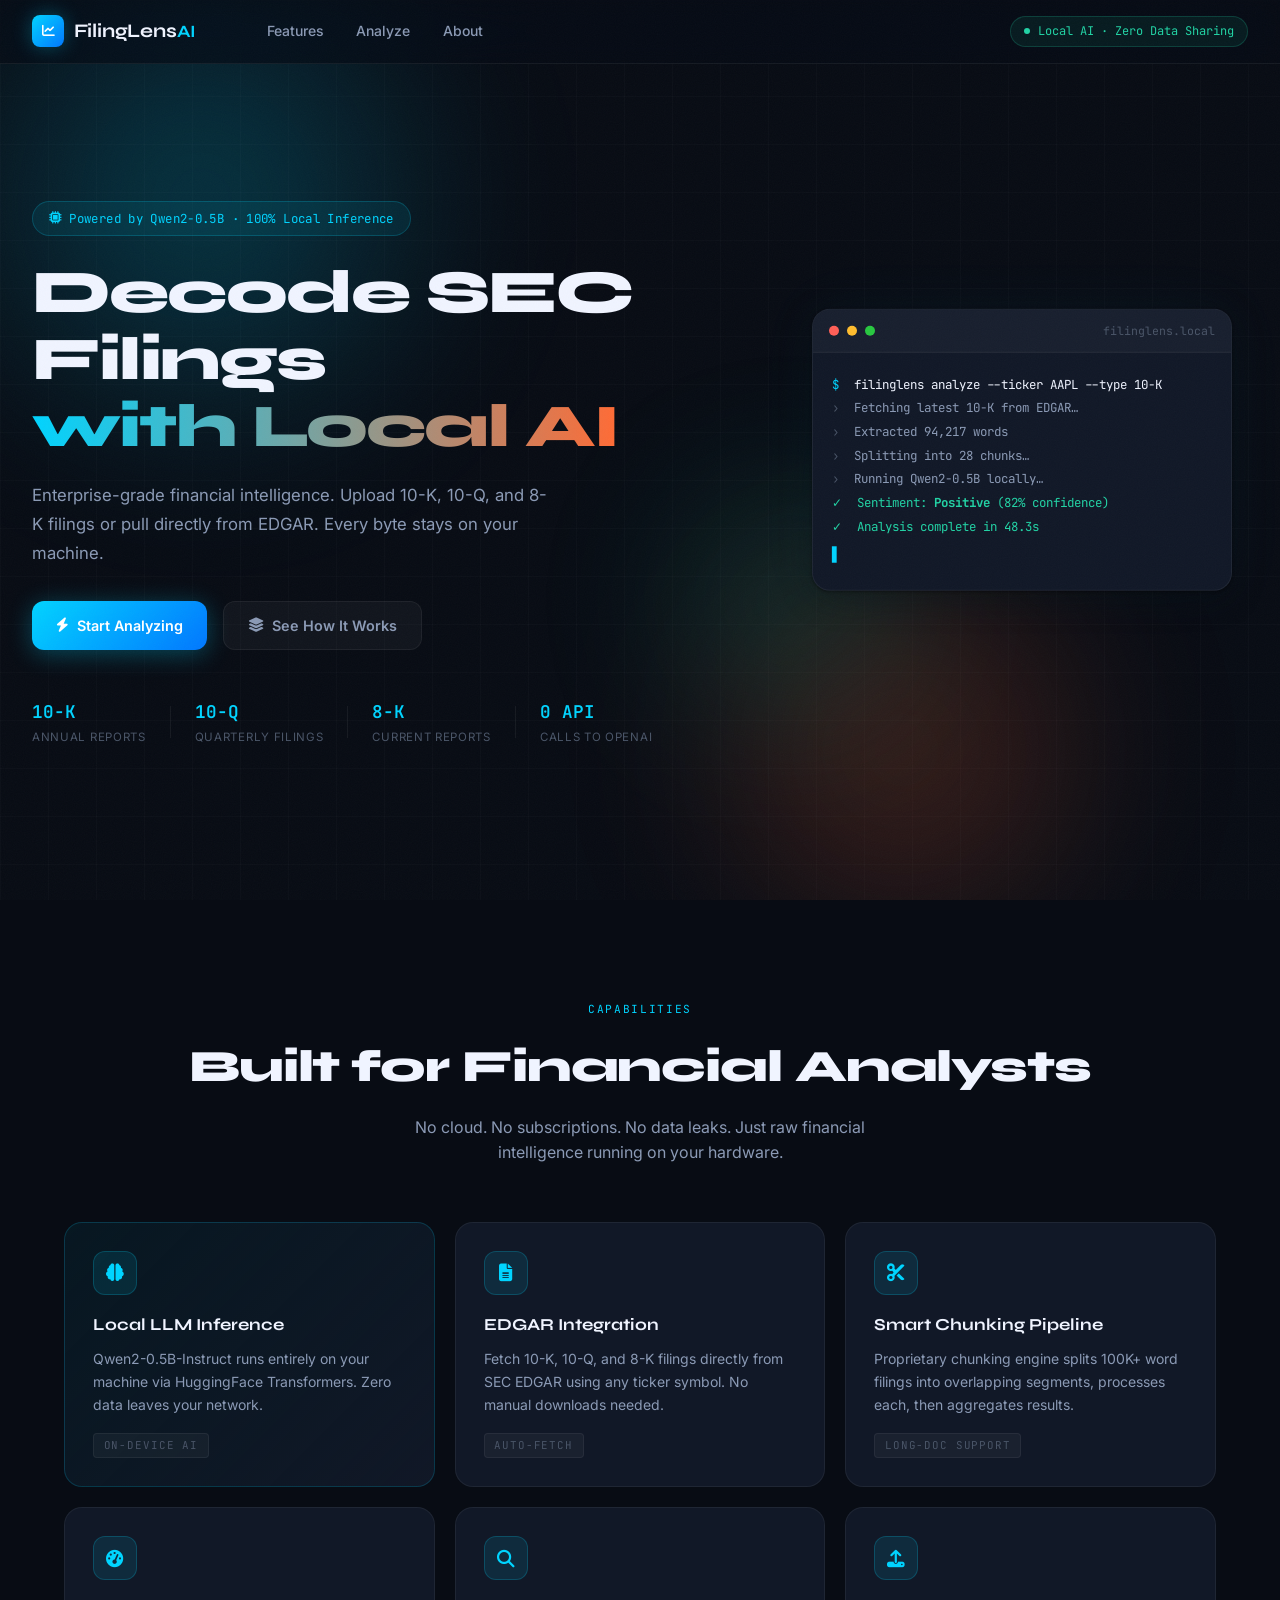
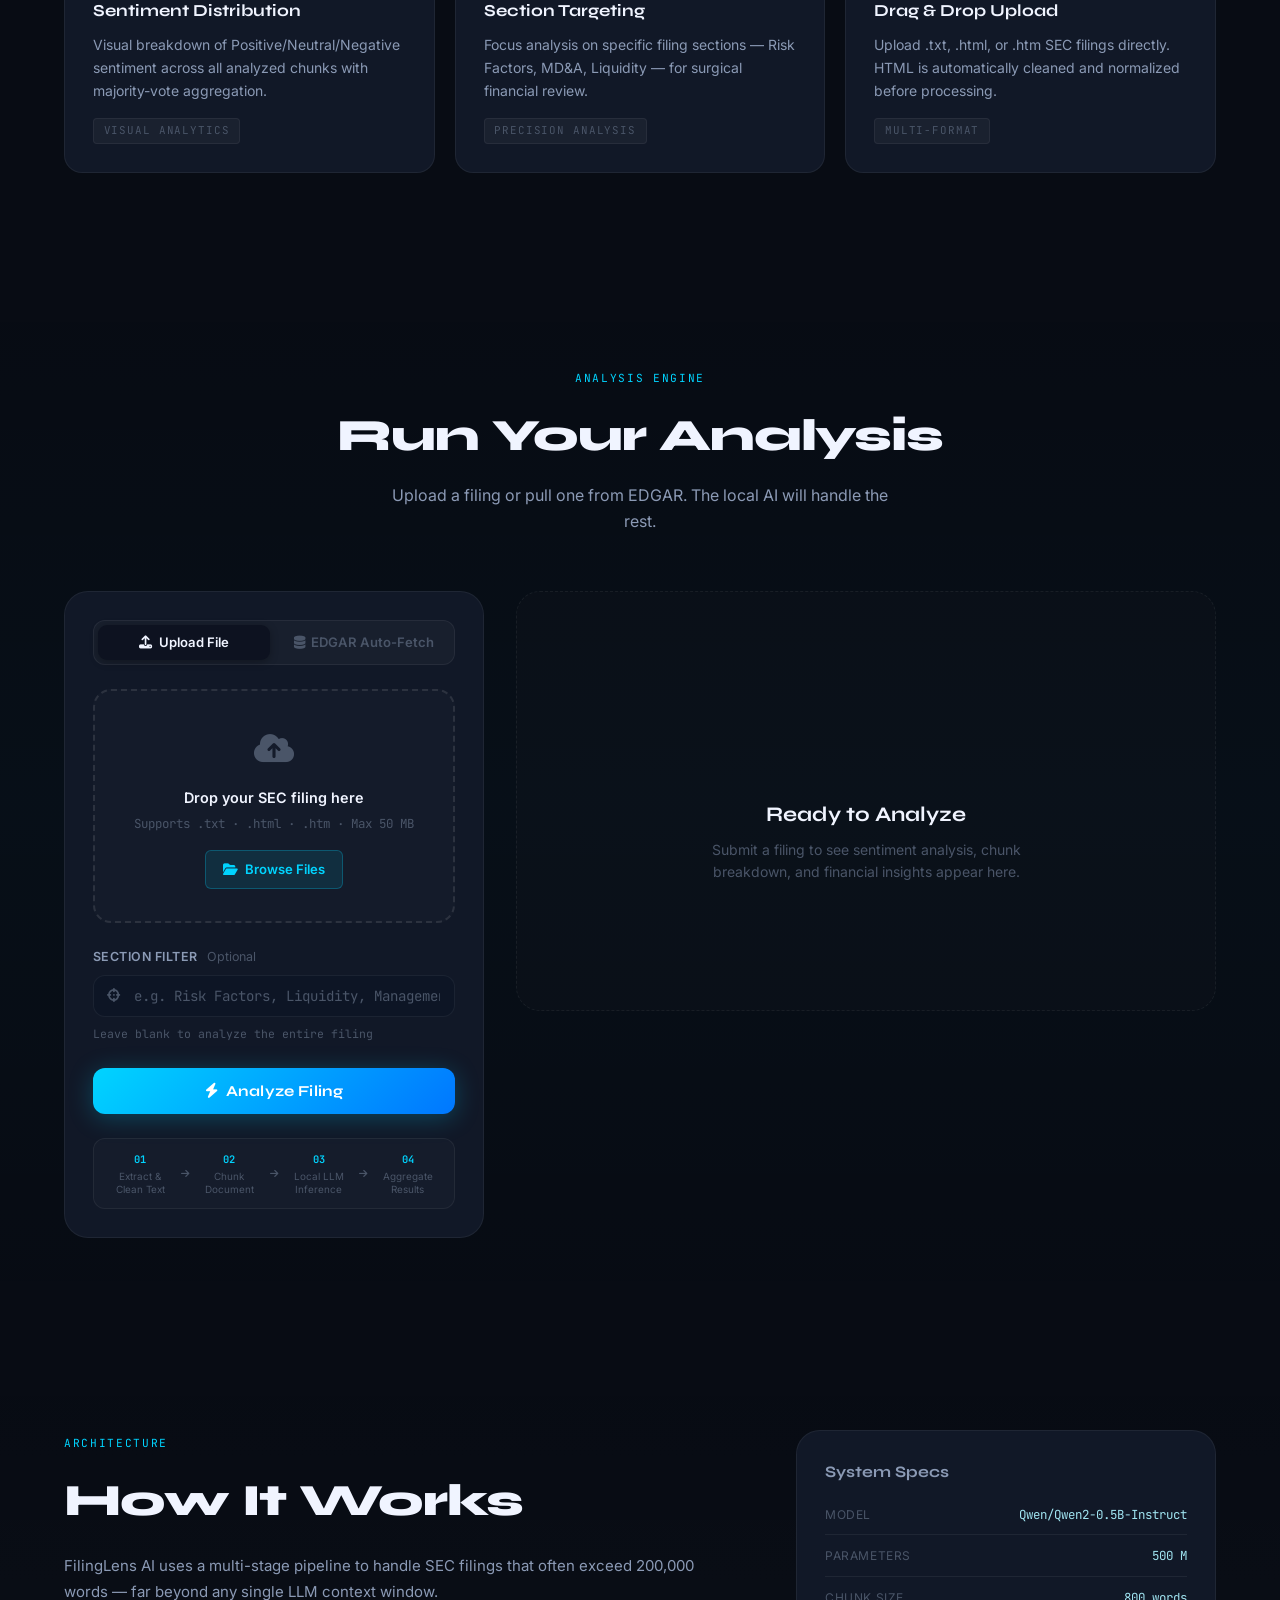
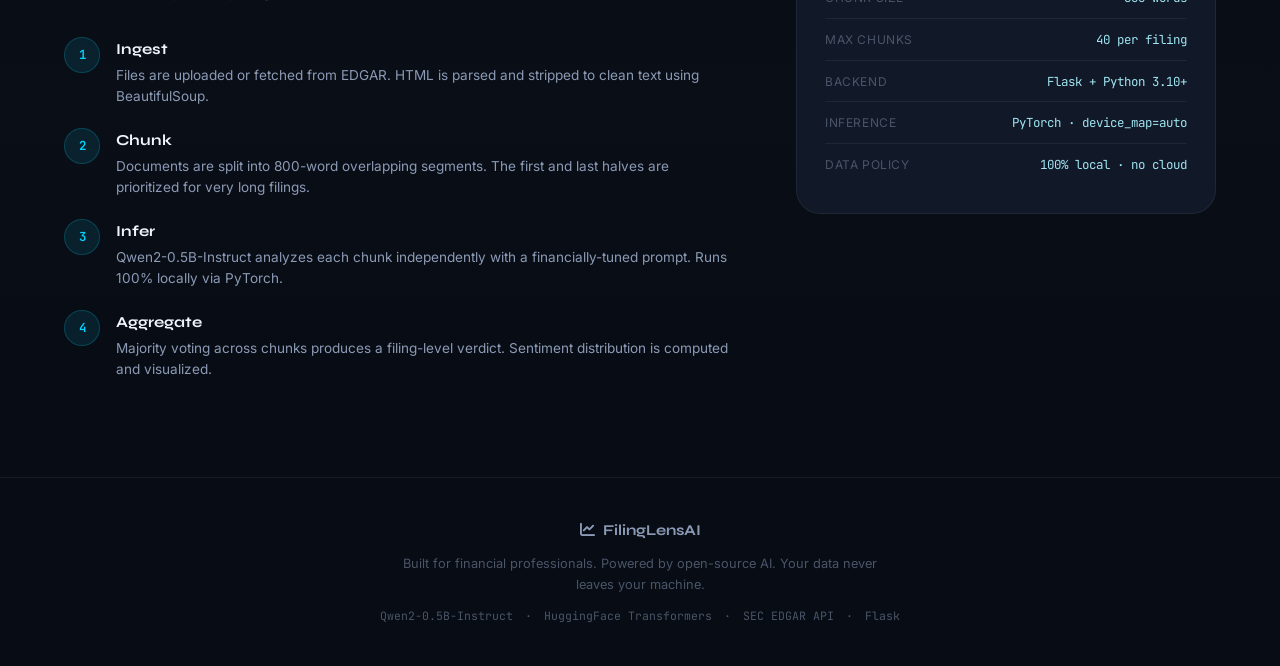
<file: index.html>
<!DOCTYPE html>
<html lang="en">
<head>
  <meta charset="UTF-8" />
  <meta name="viewport" content="width=device-width, initial-scale=1.0" />
  <title>FilingLens AI — SEC Financial Intelligence</title>
  <link rel="stylesheet" href="static/style.css" />
  <link rel="preconnect" href="https://fonts.googleapis.com" />
  <link rel="preconnect" href="https://fonts.gstatic.com" crossorigin />
  <link href="https://fonts.googleapis.com/css2?family=Syne:wght@400;500;600;700;800&family=JetBrains+Mono:wght@300;400;500&family=Inter:wght@300;400;500&display=swap" rel="stylesheet" />
  <link rel="stylesheet" href="https://cdnjs.cloudflare.com/ajax/libs/font-awesome/6.5.1/css/all.min.css" />
</head>
<body>

  <!--  NOISE OVERLAY -->
  <div class="noise-overlay"></div>
  <div class="grid-overlay"></div>

  <!--  NAVBAR -->
  <nav class="navbar" id="navbar">
    <div class="nav-inner">
      <a href="#" class="nav-logo">
        <div class="logo-mark">
          <span class="logo-icon"><i class="fas fa-chart-line"></i></span>
        </div>
        <span class="logo-text">FilingLens<span class="logo-ai">AI</span></span>
      </a>
      <div class="nav-links">
        <a href="#features" class="nav-link">Features</a>
        <a href="#analyze" class="nav-link">Analyze</a>
        <a href="#about" class="nav-link">About</a>
      </div>
      <div class="nav-badge">
        <span class="badge-dot"></span>
        <span>Local AI · Zero Data Sharing</span>
      </div>
    </div>
  </nav>

  <!--  HERO -->
  <section class="hero" id="hero">
    <div class="hero-bg">
      <div class="hero-glow glow-1"></div>
      <div class="hero-glow glow-2"></div>
      <div class="hero-glow glow-3"></div>
    </div>
    <div class="hero-content">
      <div class="hero-eyebrow">
        <span class="eyebrow-chip">
          <i class="fas fa-microchip"></i>
          Powered by Qwen2-0.5B · 100% Local Inference
        </span>
      </div>
      <h1 class="hero-title">
        Decode SEC Filings<br />
        <span class="title-gradient">with Local AI</span>
      </h1>
      <p class="hero-subtitle">
        Enterprise-grade financial intelligence. Upload 10-K, 10-Q, and 8-K filings
        or pull directly from EDGAR. Every byte stays on your machine.
      </p>
      <div class="hero-actions">
        <a href="#analyze" class="btn-primary">
          <i class="fas fa-bolt"></i> Start Analyzing
        </a>
        <a href="#features" class="btn-ghost">
          <i class="fas fa-layer-group"></i> See How It Works
        </a>
      </div>
      <div class="hero-stats">
        <div class="stat-item">
          <span class="stat-value">10-K</span>
          <span class="stat-label">Annual Reports</span>
        </div>
        <div class="stat-divider"></div>
        <div class="stat-item">
          <span class="stat-value">10-Q</span>
          <span class="stat-label">Quarterly Filings</span>
        </div>
        <div class="stat-divider"></div>
        <div class="stat-item">
          <span class="stat-value">8-K</span>
          <span class="stat-label">Current Reports</span>
        </div>
        <div class="stat-divider"></div>
        <div class="stat-item">
          <span class="stat-value">0 API</span>
          <span class="stat-label">Calls to OpenAI</span>
        </div>
      </div>
    </div>

    <!-- Floating terminal card -->
    <div class="hero-terminal">
      <div class="terminal-bar">
        <span class="term-dot red"></span>
        <span class="term-dot yellow"></span>
        <span class="term-dot green"></span>
        <span class="term-title">filinglens.local</span>
      </div>
      <div class="terminal-body">
        <div class="term-line"><span class="term-prompt">$</span> <span class="term-cmd">filinglens analyze --ticker AAPL --type 10-K</span></div>
        <div class="term-line"><span class="term-info">›</span> Fetching latest 10-K from EDGAR…</div>
        <div class="term-line"><span class="term-info">›</span> Extracted 94,217 words</div>
        <div class="term-line"><span class="term-info">›</span> Splitting into 28 chunks…</div>
        <div class="term-line"><span class="term-info">›</span> Running Qwen2-0.5B locally…</div>
        <div class="term-line term-success"><span class="term-check">✓</span> Sentiment: <strong>Positive</strong> (82% confidence)</div>
        <div class="term-line term-success"><span class="term-check">✓</span> Analysis complete in 48.3s</div>
        <div class="term-cursor">▋</div>
      </div>
    </div>
  </section>

  <!--  FEATURES -->
  <section class="features-section" id="features">
    <div class="section-container">
      <div class="section-header">
        <span class="section-eyebrow">CAPABILITIES</span>
        <h2 class="section-title">Built for Financial Analysts</h2>
        <p class="section-sub">No cloud. No subscriptions. No data leaks. Just raw financial intelligence running on your hardware.</p>
      </div>
      <div class="features-grid">

        <div class="feature-card card-primary">
          <div class="feature-icon-wrap">
            <i class="fas fa-brain"></i>
          </div>
          <h3>Local LLM Inference</h3>
          <p>Qwen2-0.5B-Instruct runs entirely on your machine via HuggingFace Transformers. Zero data leaves your network.</p>
          <div class="feature-tag">On-device AI</div>
        </div>

        <div class="feature-card">
          <div class="feature-icon-wrap">
            <i class="fas fa-file-lines"></i>
          </div>
          <h3>EDGAR Integration</h3>
          <p>Fetch 10-K, 10-Q, and 8-K filings directly from SEC EDGAR using any ticker symbol. No manual downloads needed.</p>
          <div class="feature-tag">Auto-fetch</div>
        </div>

        <div class="feature-card">
          <div class="feature-icon-wrap">
            <i class="fas fa-scissors"></i>
          </div>
          <h3>Smart Chunking Pipeline</h3>
          <p>Proprietary chunking engine splits 100K+ word filings into overlapping segments, processes each, then aggregates results.</p>
          <div class="feature-tag">Long-doc support</div>
        </div>

        <div class="feature-card">
          <div class="feature-icon-wrap">
            <i class="fas fa-gauge-high"></i>
          </div>
          <h3>Sentiment Distribution</h3>
          <p>Visual breakdown of Positive/Neutral/Negative sentiment across all analyzed chunks with majority-vote aggregation.</p>
          <div class="feature-tag">Visual analytics</div>
        </div>

        <div class="feature-card">
          <div class="feature-icon-wrap">
            <i class="fas fa-search"></i>
          </div>
          <h3>Section Targeting</h3>
          <p>Focus analysis on specific filing sections — Risk Factors, MD&A, Liquidity — for surgical financial review.</p>
          <div class="feature-tag">Precision analysis</div>
        </div>

        <div class="feature-card">
          <div class="feature-icon-wrap">
            <i class="fas fa-upload"></i>
          </div>
          <h3>Drag & Drop Upload</h3>
          <p>Upload .txt, .html, or .htm SEC filings directly. HTML is automatically cleaned and normalized before processing.</p>
          <div class="feature-tag">Multi-format</div>
        </div>

      </div>
    </div>
  </section>

  <!--  ANALYZER -->
  <section class="analyzer-section" id="analyze">
    <div class="section-container">
      <div class="section-header">
        <span class="section-eyebrow">ANALYSIS ENGINE</span>
        <h2 class="section-title">Run Your Analysis</h2>
        <p class="section-sub">Upload a filing or pull one from EDGAR. The local AI will handle the rest.</p>
      </div>

      <div class="analyzer-layout">

        <!-- ── Left Panel: Input ── -->
        <div class="input-panel">

          <!-- Source Toggle -->
          <div class="source-toggle">
            <button class="toggle-btn active" id="btn-upload" onclick="switchSource('upload')">
              <i class="fas fa-upload"></i> Upload File
            </button>
            <button class="toggle-btn" id="btn-edgar" onclick="switchSource('edgar')">
              <i class="fas fa-database"></i> EDGAR Auto-Fetch
            </button>
          </div>

          <!-- Upload Panel -->
          <div class="input-section" id="section-upload">
            <div class="drop-zone" id="drop-zone">
              <div class="drop-icon">
                <i class="fas fa-cloud-arrow-up"></i>
              </div>
              <p class="drop-title">Drop your SEC filing here</p>
              <p class="drop-hint">Supports .txt · .html · .htm · Max 50 MB</p>
              <label class="drop-browse-btn" for="file-input">
                <i class="fas fa-folder-open"></i> Browse Files
              </label>
              <input type="file" id="file-input" accept=".txt,.html,.htm" hidden />
            </div>
            <div class="upload-status" id="upload-status" style="display:none;">
              <div class="upload-status-inner">
                <i class="fas fa-file-circle-check"></i>
                <span id="upload-filename">file.html</span>
                <button class="clear-btn" onclick="clearUpload()"><i class="fas fa-xmark"></i></button>
              </div>
            </div>
          </div>

          <!-- EDGAR Panel -->
          <div class="input-section" id="section-edgar" style="display:none;">
            <div class="field-group">
              <label class="field-label">Ticker Symbol</label>
              <div class="field-input-wrap">
                <span class="field-icon"><i class="fas fa-building"></i></span>
                <input
                  type="text"
                  id="ticker-input"
                  class="field-input"
                  placeholder="e.g. AAPL, TSLA, MSFT"
                  maxlength="10"
                />
              </div>
            </div>
            <div class="field-group">
              <label class="field-label">Filing Type</label>
              <div class="select-wrap">
                <select id="filing-type" class="field-select">
                  <option value="10-K">10-K — Annual Report</option>
                  <option value="10-Q">10-Q — Quarterly Report</option>
                  <option value="8-K">8-K — Current Report</option>
                </select>
                <span class="select-arrow"><i class="fas fa-chevron-down"></i></span>
              </div>
            </div>
          </div>

          <!-- Section Filter (shared) -->
          <div class="section-filter">
            <label class="field-label">
              Section Filter <span class="optional-tag">Optional</span>
            </label>
            <div class="field-input-wrap">
              <span class="field-icon"><i class="fas fa-crosshairs"></i></span>
              <input
                type="text"
                id="section-input"
                class="field-input"
                placeholder="e.g. Risk Factors, Liquidity, Management Discussion"
              />
            </div>
            <p class="field-hint">Leave blank to analyze the entire filing</p>
          </div>

          <!-- Submit -->
          <button class="analyze-btn" id="analyze-btn" onclick="runAnalysis()">
            <span class="btn-label">
              <i class="fas fa-bolt"></i>
              <span id="btn-text">Analyze Filing</span>
            </span>
            <div class="btn-shimmer"></div>
          </button>

          <!-- Pipeline Info -->
          <div class="pipeline-info">
            <div class="pipe-step">
              <span class="pipe-num">01</span>
              <span class="pipe-label">Extract &amp; Clean Text</span>
            </div>
            <div class="pipe-arrow"><i class="fas fa-arrow-right"></i></div>
            <div class="pipe-step">
              <span class="pipe-num">02</span>
              <span class="pipe-label">Chunk Document</span>
            </div>
            <div class="pipe-arrow"><i class="fas fa-arrow-right"></i></div>
            <div class="pipe-step">
              <span class="pipe-num">03</span>
              <span class="pipe-label">Local LLM Inference</span>
            </div>
            <div class="pipe-arrow"><i class="fas fa-arrow-right"></i></div>
            <div class="pipe-step">
              <span class="pipe-num">04</span>
              <span class="pipe-label">Aggregate Results</span>
            </div>
          </div>
        </div>

        <!-- ── Right Panel: Results ── -->
        <div class="results-panel" id="results-panel">
          <!-- Empty State -->
          <div class="empty-state" id="empty-state">
            <div class="empty-icon"><i class="fas fa-waveform-lines"></i></div>
            <h3>Ready to Analyze</h3>
            <p>Submit a filing to see sentiment analysis, chunk breakdown, and financial insights appear here.</p>
          </div>

          <!-- Loading State -->
          <div class="loading-state" id="loading-state" style="display:none;">
            <div class="loading-animation">
              <div class="loading-ring"></div>
              <div class="loading-ring ring-2"></div>
              <div class="loading-ring ring-3"></div>
            </div>
            <h3 class="loading-title" id="loading-title">Initializing Model…</h3>
            <p class="loading-sub" id="loading-sub">This may take a moment on first run while Qwen2 loads into memory.</p>
            <div class="loading-steps">
              <div class="load-step" id="lstep-1">
                <span class="lstep-dot"></span>
                <span>Extracting &amp; cleaning text</span>
              </div>
              <div class="load-step" id="lstep-2">
                <span class="lstep-dot"></span>
                <span>Splitting into chunks</span>
              </div>
              <div class="load-step" id="lstep-3">
                <span class="lstep-dot"></span>
                <span>Running local inference</span>
              </div>
              <div class="load-step" id="lstep-4">
                <span class="lstep-dot"></span>
                <span>Aggregating sentiment</span>
              </div>
            </div>
          </div>

          <!-- Results State -->
          <div class="results-content" id="results-content" style="display:none;">

            <!-- Sentiment Hero -->
            <div class="result-card sentiment-hero" id="sentiment-hero-card">
              <div class="sentiment-badge" id="sentiment-badge">
                <span class="sentiment-icon" id="sentiment-icon"></span>
                <span class="sentiment-label" id="sentiment-label">—</span>
              </div>
              <div class="result-meta">
                <div class="meta-row">
                  <span class="meta-label">Source</span>
                  <span class="meta-value" id="res-source">—</span>
                </div>
                <div class="meta-row">
                  <span class="meta-label">Ticker</span>
                  <span class="meta-value mono" id="res-ticker">—</span>
                </div>
                <div class="meta-row">
                  <span class="meta-label">Filing Type</span>
                  <span class="meta-value" id="res-type">—</span>
                </div>
                <div class="meta-row">
                  <span class="meta-label">Words Analyzed</span>
                  <span class="meta-value mono" id="res-words">—</span>
                </div>
                <div class="meta-row">
                  <span class="meta-label">Chunks Processed</span>
                  <span class="meta-value mono" id="res-chunks">—</span>
                </div>
              </div>
            </div>

            <!-- Sentiment Distribution Chart -->
            <div class="result-card">
              <div class="card-header-row">
                <h3 class="card-title"><i class="fas fa-chart-bar"></i> Sentiment Distribution</h3>
              </div>
              <div class="distribution-chart" id="distribution-chart">
                <!-- built by JS -->
              </div>
            </div>

            <!-- Analysis Summary -->
            <div class="result-card">
              <div class="card-header-row">
                <h3 class="card-title"><i class="fas fa-file-contract"></i> Financial Summary</h3>
              </div>
              <p class="result-explanation" id="res-explanation">—</p>
              <div class="result-summary-box" id="res-summary-box">
                <span class="summary-label">KEY INSIGHT</span>
                <p id="res-summary">—</p>
              </div>
              <div id="edgar-link-row" style="display:none; margin-top:1rem;">
                <a id="edgar-link" href="#" target="_blank" class="edgar-link-btn">
                  <i class="fas fa-external-link"></i> View on SEC EDGAR
                </a>
              </div>
            </div>

            <!-- Text Preview -->
            <div class="result-card">
              <div class="card-header-row">
                <h3 class="card-title"><i class="fas fa-align-left"></i> Text Preview</h3>
                <span class="preview-badge">First 800 chars</span>
              </div>
              <div class="text-preview" id="text-preview">—</div>
            </div>

            <!-- Chunk Breakdown -->
            <div class="result-card">
              <div class="card-header-row">
                <h3 class="card-title"><i class="fas fa-layer-group"></i> Chunk Breakdown</h3>
              </div>
              <div class="chunk-list" id="chunk-list">
                <!-- populated by JS -->
              </div>
            </div>

          </div>
        </div>
      </div>
    </div>
  </section>

  <!--  ABOUT -->
  <section class="about-section" id="about">
    <div class="section-container">
      <div class="about-grid">
        <div class="about-text">
          <span class="section-eyebrow">ARCHITECTURE</span>
          <h2 class="section-title">How It Works</h2>
          <p>FilingLens AI uses a multi-stage pipeline to handle SEC filings that often exceed 200,000 words — far beyond any single LLM context window.</p>
          <div class="architecture-steps">
            <div class="arch-step">
              <span class="arch-num">1</span>
              <div>
                <h4>Ingest</h4>
                <p>Files are uploaded or fetched from EDGAR. HTML is parsed and stripped to clean text using BeautifulSoup.</p>
              </div>
            </div>
            <div class="arch-step">
              <span class="arch-num">2</span>
              <div>
                <h4>Chunk</h4>
                <p>Documents are split into 800-word overlapping segments. The first and last halves are prioritized for very long filings.</p>
              </div>
            </div>
            <div class="arch-step">
              <span class="arch-num">3</span>
              <div>
                <h4>Infer</h4>
                <p>Qwen2-0.5B-Instruct analyzes each chunk independently with a financially-tuned prompt. Runs 100% locally via PyTorch.</p>
              </div>
            </div>
            <div class="arch-step">
              <span class="arch-num">4</span>
              <div>
                <h4>Aggregate</h4>
                <p>Majority voting across chunks produces a filing-level verdict. Sentiment distribution is computed and visualized.</p>
              </div>
            </div>
          </div>
        </div>
        <div class="about-spec-card">
          <h3>System Specs</h3>
          <div class="spec-table">
            <div class="spec-row">
              <span class="spec-k">Model</span>
              <span class="spec-v mono">Qwen/Qwen2-0.5B-Instruct</span>
            </div>
            <div class="spec-row">
              <span class="spec-k">Parameters</span>
              <span class="spec-v mono">500 M</span>
            </div>
            <div class="spec-row">
              <span class="spec-k">Chunk Size</span>
              <span class="spec-v mono">800 words</span>
            </div>
            <div class="spec-row">
              <span class="spec-k">Max Chunks</span>
              <span class="spec-v mono">40 per filing</span>
            </div>
            <div class="spec-row">
              <span class="spec-k">Backend</span>
              <span class="spec-v mono">Flask + Python 3.10+</span>
            </div>
            <div class="spec-row">
              <span class="spec-k">Inference</span>
              <span class="spec-v mono">PyTorch · device_map=auto</span>
            </div>
            <div class="spec-row">
              <span class="spec-k">Data Policy</span>
              <span class="spec-v mono">100% local · no cloud</span>
            </div>
          </div>
        </div>
      </div>
    </div>
  </section>

  <!--  FOOTER -->
  <footer class="footer">
    <div class="footer-inner">
      <div class="footer-logo">
        <span class="logo-icon"><i class="fas fa-chart-line"></i></span>
        <span>FilingLens<strong>AI</strong></span>
      </div>
      <p class="footer-copy">Built for financial professionals. Powered by open-source AI. Your data never leaves your machine.</p>
      <div class="footer-links">
        <span>Qwen2-0.5B-Instruct</span>
        <span>·</span>
        <span>HuggingFace Transformers</span>
        <span>·</span>
        <span>SEC EDGAR API</span>
        <span>·</span>
        <span>Flask</span>
      </div>
    </div>
  </footer>

  <script src="static/script.js"></script>
</body>
</html>
</file>
<file: static/style.css>
/* 
   FilingLens AI  Stylesheet
   Aesthetic: Dark fintech / editorial brutalism
   Fonts: Syne (display) + JetBrains Mono + Inter
 */

/*  CSS Custom Properties  */
:root {
  --bg-base:       #080c14;
  --bg-surface:    #0d1220;
  --bg-card:       #111827;
  --bg-card-hover: #161f30;
  --bg-input:      #0d1525;

  --accent-primary: #00d4ff;
  --accent-warm:    #ff6b35;
  --accent-green:   #22d3a5;
  --accent-red:     #ff4a6e;
  --accent-yellow:  #fbbf24;

  --text-primary:   #f0f4ff;
  --text-secondary: #8b9ab5;
  --text-muted:     #4a5568;
  --text-mono:      #a0e4f1;

  --border-default: rgba(255,255,255,0.06);
  --border-accent:  rgba(0,212,255,0.25);
  --border-glow:    rgba(0,212,255,0.5);

  --glow-primary:  rgba(0, 212, 255, 0.12);
  --glow-warm:     rgba(255, 107, 53, 0.10);
  --glow-green:    rgba(34, 211, 165, 0.10);

  --radius-sm:  6px;
  --radius-md:  12px;
  --radius-lg:  18px;
  --radius-xl:  24px;

  --shadow-card: 0 1px 3px rgba(0,0,0,0.4), 0 8px 32px rgba(0,0,0,0.3);
  --shadow-glow: 0 0 40px var(--glow-primary);

  --font-display: 'Syne', sans-serif;
  --font-body:    'Inter', sans-serif;
  --font-mono:    'JetBrains Mono', monospace;

  --transition: 0.22s cubic-bezier(0.4, 0, 0.2, 1);
}

/*  Reset & Base  */
*, *::before, *::after { box-sizing: border-box; margin: 0; padding: 0; }

html {
  scroll-behavior: smooth;
  -webkit-font-smoothing: antialiased;
  -moz-osx-font-smoothing: grayscale;
}

body {
  background-color: var(--bg-base);
  color: var(--text-primary);
  font-family: var(--font-body);
  font-size: 15px;
  line-height: 1.6;
  min-height: 100vh;
  overflow-x: hidden;
}

/*  Texture Overlays  */
.noise-overlay {
  position: fixed;
  inset: 0;
  opacity: 0.028;
  pointer-events: none;
  z-index: 9999;
  background-image: url("data:image/svg+xml,%3Csvg viewBox='0 0 256 256' xmlns='http://www.w3.org/2000/svg'%3E%3Cfilter id='noise'%3E%3CfeTurbulence type='fractalNoise' baseFrequency='0.9' numOctaves='4' stitchTiles='stitch'/%3E%3C/filter%3E%3Crect width='100%25' height='100%25' filter='url(%23noise)'/%3E%3C/svg%3E");
  background-size: 256px;
}

.grid-overlay {
  position: fixed;
  inset: 0;
  pointer-events: none;
  z-index: 0;
  background-image:
    linear-gradient(rgba(255,255,255,0.018) 1px, transparent 1px),
    linear-gradient(90deg, rgba(255,255,255,0.018) 1px, transparent 1px);
  background-size: 48px 48px;
}

/*  Navbar  */
.navbar {
  position: fixed;
  top: 0;
  left: 0;
  right: 0;
  z-index: 100;
  padding: 0 2rem;
  height: 64px;
  display: flex;
  align-items: center;
  background: rgba(8, 12, 20, 0.7);
  backdrop-filter: blur(20px) saturate(180%);
  border-bottom: 1px solid var(--border-default);
  transition: background var(--transition), border-color var(--transition);
}

.navbar.scrolled {
  background: rgba(8, 12, 20, 0.92);
  border-color: rgba(255,255,255,0.08);
}

.nav-inner {
  width: 100%;
  max-width: 1280px;
  margin: 0 auto;
  display: flex;
  align-items: center;
  gap: 2.5rem;
}

.nav-logo {
  display: flex;
  align-items: center;
  gap: 0.6rem;
  text-decoration: none;
  font-family: var(--font-display);
  font-weight: 700;
  font-size: 1.2rem;
  color: var(--text-primary);
  letter-spacing: -0.01em;
}

.logo-mark {
  width: 32px;
  height: 32px;
  background: linear-gradient(135deg, var(--accent-primary), #0077ff);
  border-radius: 8px;
  display: flex;
  align-items: center;
  justify-content: center;
  font-size: 0.8rem;
  color: #fff;
  box-shadow: 0 0 20px rgba(0, 212, 255, 0.3);
}

.logo-ai {
  color: var(--accent-primary);
  font-size: 0.9em;
}

.nav-links {
  display: flex;
  gap: 0.25rem;
  margin-left: 1rem;
}

.nav-link {
  padding: 0.4rem 0.9rem;
  border-radius: var(--radius-sm);
  color: var(--text-secondary);
  text-decoration: none;
  font-size: 0.875rem;
  font-weight: 500;
  transition: color var(--transition), background var(--transition);
}

.nav-link:hover {
  color: var(--text-primary);
  background: rgba(255,255,255,0.05);
}

.nav-badge {
  margin-left: auto;
  display: flex;
  align-items: center;
  gap: 0.5rem;
  font-size: 0.75rem;
  color: var(--accent-green);
  font-family: var(--font-mono);
  background: rgba(34, 211, 165, 0.08);
  padding: 0.3rem 0.8rem;
  border-radius: 100px;
  border: 1px solid rgba(34, 211, 165, 0.2);
}

.badge-dot {
  width: 6px;
  height: 6px;
  background: var(--accent-green);
  border-radius: 50%;
  animation: pulse-dot 2s ease-in-out infinite;
}

@keyframes pulse-dot {
  0%, 100% { opacity: 1; transform: scale(1); }
  50%       { opacity: 0.4; transform: scale(0.7); }
}

/*  Hero Section  */
.hero {
  position: relative;
  min-height: 100vh;
  display: flex;
  align-items: center;
  padding: 7rem 2rem 4rem;
  overflow: hidden;
}

.hero-bg {
  position: absolute;
  inset: 0;
  pointer-events: none;
}

.hero-glow {
  position: absolute;
  border-radius: 50%;
  filter: blur(80px);
  opacity: 0.25;
}

.glow-1 {
  width: 600px; height: 600px;
  background: radial-gradient(circle, var(--accent-primary), transparent 70%);
  top: -100px; left: -100px;
  animation: glow-drift 8s ease-in-out infinite alternate;
}

.glow-2 {
  width: 500px; height: 500px;
  background: radial-gradient(circle, var(--accent-warm), transparent 70%);
  bottom: -100px; right: 10%;
  animation: glow-drift 10s ease-in-out infinite alternate-reverse;
}

.glow-3 {
  width: 300px; height: 300px;
  background: radial-gradient(circle, var(--accent-green), transparent 70%);
  top: 50%; left: 50%;
  animation: glow-drift 12s ease-in-out infinite alternate;
}

@keyframes glow-drift {
  from { transform: translate(0, 0) scale(1); }
  to   { transform: translate(40px, 30px) scale(1.1); }
}

.hero-content {
  position: relative;
  z-index: 1;
  max-width: 640px;
  animation: fade-up 0.8s ease both;
}

@keyframes fade-up {
  from { opacity: 0; transform: translateY(30px); }
  to   { opacity: 1; transform: translateY(0); }
}

.hero-eyebrow {
  margin-bottom: 1.5rem;
}

.eyebrow-chip {
  display: inline-flex;
  align-items: center;
  gap: 0.5rem;
  padding: 0.4rem 1rem;
  background: rgba(0, 212, 255, 0.08);
  border: 1px solid rgba(0, 212, 255, 0.2);
  border-radius: 100px;
  font-size: 0.78rem;
  font-family: var(--font-mono);
  color: var(--accent-primary);
  letter-spacing: 0.03em;
}

.hero-title {
  font-family: var(--font-display);
  font-size: clamp(2.4rem, 5vw, 3.8rem);
  font-weight: 800;
  line-height: 1.1;
  letter-spacing: -0.03em;
  margin-bottom: 1.25rem;
}

.title-gradient {
  background: linear-gradient(90deg, var(--accent-primary), var(--accent-warm));
  -webkit-background-clip: text;
  -webkit-text-fill-color: transparent;
  background-clip: text;
}

.hero-subtitle {
  font-size: 1.05rem;
  color: var(--text-secondary);
  max-width: 520px;
  margin-bottom: 2rem;
  line-height: 1.75;
}

.hero-actions {
  display: flex;
  gap: 1rem;
  flex-wrap: wrap;
  margin-bottom: 3rem;
}

.btn-primary, .btn-ghost {
  display: inline-flex;
  align-items: center;
  gap: 0.5rem;
  padding: 0.75rem 1.5rem;
  border-radius: var(--radius-md);
  font-weight: 600;
  font-size: 0.9rem;
  text-decoration: none;
  transition: all var(--transition);
  cursor: pointer;
  border: none;
}

.btn-primary {
  background: linear-gradient(135deg, var(--accent-primary), #0077ff);
  color: #fff;
  box-shadow: 0 4px 24px rgba(0, 212, 255, 0.3);
}

.btn-primary:hover {
  transform: translateY(-2px);
  box-shadow: 0 8px 32px rgba(0, 212, 255, 0.45);
}

.btn-ghost {
  background: rgba(255,255,255,0.04);
  color: var(--text-secondary);
  border: 1px solid var(--border-default);
}

.btn-ghost:hover {
  background: rgba(255,255,255,0.08);
  color: var(--text-primary);
  border-color: rgba(255,255,255,0.12);
}

.hero-stats {
  display: flex;
  align-items: center;
  gap: 1.5rem;
  flex-wrap: wrap;
}

.stat-item {
  display: flex;
  flex-direction: column;
  gap: 0.15rem;
}

.stat-value {
  font-family: var(--font-mono);
  font-size: 1.1rem;
  font-weight: 600;
  color: var(--accent-primary);
}

.stat-label {
  font-size: 0.72rem;
  color: var(--text-muted);
  text-transform: uppercase;
  letter-spacing: 0.06em;
}

.stat-divider {
  width: 1px;
  height: 32px;
  background: var(--border-default);
}

/* Hero Terminal */
.hero-terminal {
  position: absolute;
  right: 3rem;
  top: 50%;
  transform: translateY(-50%);
  width: 420px;
  background: var(--bg-card);
  border: 1px solid var(--border-default);
  border-radius: var(--radius-lg);
  overflow: hidden;
  box-shadow: var(--shadow-card), 0 0 60px rgba(0, 212, 255, 0.06);
  animation: float 6s ease-in-out infinite;
  z-index: 1;
}

@keyframes float {
  0%, 100% { transform: translateY(-50%) translateX(0); }
  50%       { transform: translateY(calc(-50% - 10px)) translateX(0); }
}

.terminal-bar {
  display: flex;
  align-items: center;
  gap: 0.5rem;
  padding: 0.75rem 1rem;
  background: rgba(255,255,255,0.03);
  border-bottom: 1px solid var(--border-default);
}

.term-dot {
  width: 10px; height: 10px;
  border-radius: 50%;
}
.term-dot.red    { background: #ff5f57; }
.term-dot.yellow { background: #ffbd2e; }
.term-dot.green  { background: #28c840; }

.term-title {
  margin-left: auto;
  font-family: var(--font-mono);
  font-size: 0.72rem;
  color: var(--text-muted);
}

.terminal-body {
  padding: 1.2rem 1.2rem 1.5rem;
  font-family: var(--font-mono);
  font-size: 0.78rem;
  line-height: 1.9;
}

.term-line { color: var(--text-secondary); }
.term-prompt { color: var(--accent-primary); margin-right: 0.5rem; }
.term-cmd { color: var(--text-primary); }
.term-info { color: var(--text-muted); margin-right: 0.5rem; }
.term-success { color: var(--accent-green); }
.term-check { color: var(--accent-green); margin-right: 0.5rem; }

.term-cursor {
  display: inline-block;
  color: var(--accent-primary);
  animation: blink 1.1s step-end infinite;
  margin-top: 0.25rem;
}

@keyframes blink {
  0%, 100% { opacity: 1; }
  50%       { opacity: 0; }
}

/*  Sections Common  */
.section-container {
  max-width: 1280px;
  margin: 0 auto;
  padding: 0 2rem;
}

.section-header {
  text-align: center;
  margin-bottom: 3.5rem;
}

.section-eyebrow {
  display: inline-block;
  font-family: var(--font-mono);
  font-size: 0.7rem;
  letter-spacing: 0.15em;
  color: var(--accent-primary);
  margin-bottom: 0.75rem;
}

.section-title {
  font-family: var(--font-display);
  font-size: clamp(1.8rem, 3.5vw, 2.8rem);
  font-weight: 800;
  letter-spacing: -0.025em;
  margin-bottom: 0.75rem;
}

.section-sub {
  color: var(--text-secondary);
  max-width: 520px;
  margin: 0 auto;
  font-size: 1rem;
}

/*  Features Section  */
.features-section {
  padding: 6rem 2rem;
  position: relative;
  z-index: 1;
}

.features-grid {
  display: grid;
  grid-template-columns: repeat(auto-fit, minmax(280px, 1fr));
  gap: 1.25rem;
}

.feature-card {
  background: var(--bg-card);
  border: 1px solid var(--border-default);
  border-radius: var(--radius-lg);
  padding: 1.75rem;
  transition: all var(--transition);
  position: relative;
  overflow: hidden;
}

.feature-card::before {
  content: '';
  position: absolute;
  inset: 0;
  background: linear-gradient(135deg, transparent, rgba(0, 212, 255, 0.03));
  opacity: 0;
  transition: opacity var(--transition);
}

.feature-card:hover {
  border-color: var(--border-accent);
  background: var(--bg-card-hover);
  transform: translateY(-3px);
  box-shadow: 0 12px 40px rgba(0, 212, 255, 0.08);
}

.feature-card:hover::before { opacity: 1; }

.card-primary {
  border-color: rgba(0, 212, 255, 0.18);
  background: linear-gradient(135deg, rgba(0, 212, 255, 0.06), var(--bg-card));
}

.feature-icon-wrap {
  width: 44px; height: 44px;
  background: rgba(0, 212, 255, 0.1);
  border: 1px solid rgba(0, 212, 255, 0.2);
  border-radius: var(--radius-md);
  display: flex;
  align-items: center;
  justify-content: center;
  color: var(--accent-primary);
  font-size: 1.1rem;
  margin-bottom: 1.1rem;
}

.feature-card h3 {
  font-family: var(--font-display);
  font-size: 1.05rem;
  font-weight: 700;
  margin-bottom: 0.5rem;
}

.feature-card p {
  font-size: 0.875rem;
  color: var(--text-secondary);
  line-height: 1.65;
}

.feature-tag {
  display: inline-block;
  margin-top: 1rem;
  padding: 0.2rem 0.6rem;
  background: rgba(255,255,255,0.04);
  border: 1px solid var(--border-default);
  border-radius: 4px;
  font-size: 0.68rem;
  font-family: var(--font-mono);
  color: var(--text-muted);
  text-transform: uppercase;
  letter-spacing: 0.08em;
}

/*  Analyzer Section  */
.analyzer-section {
  padding: 6rem 2rem;
  position: relative;
  z-index: 1;
  background: linear-gradient(180deg, transparent, rgba(0, 212, 255, 0.02), transparent);
}

.analyzer-layout {
  display: grid;
  grid-template-columns: 420px 1fr;
  gap: 2rem;
  align-items: start;
}

/*  Input Panel  */
.input-panel {
  background: var(--bg-card);
  border: 1px solid var(--border-default);
  border-radius: var(--radius-xl);
  padding: 1.75rem;
  display: flex;
  flex-direction: column;
  gap: 1.5rem;
  position: sticky;
  top: 80px;
}

.source-toggle {
  display: grid;
  grid-template-columns: 1fr 1fr;
  gap: 0.5rem;
  background: rgba(255,255,255,0.03);
  border: 1px solid var(--border-default);
  border-radius: var(--radius-md);
  padding: 4px;
}

.toggle-btn {
  display: flex;
  align-items: center;
  justify-content: center;
  gap: 0.4rem;
  padding: 0.6rem 0.75rem;
  border: none;
  border-radius: 9px;
  font-size: 0.82rem;
  font-weight: 600;
  font-family: var(--font-body);
  cursor: pointer;
  transition: all var(--transition);
  color: var(--text-muted);
  background: transparent;
}

.toggle-btn.active {
  background: var(--bg-surface);
  color: var(--text-primary);
  box-shadow: 0 2px 8px rgba(0,0,0,0.3);
}

.toggle-btn:hover:not(.active) {
  color: var(--text-secondary);
}

/* Drop Zone */
.drop-zone {
  border: 2px dashed rgba(255,255,255,0.1);
  border-radius: var(--radius-lg);
  padding: 2rem 1.5rem;
  text-align: center;
  cursor: pointer;
  transition: all var(--transition);
  background: rgba(255,255,255,0.015);
}

.drop-zone:hover, .drop-zone.dragover {
  border-color: var(--accent-primary);
  background: rgba(0, 212, 255, 0.04);
}

.drop-icon {
  font-size: 2rem;
  color: var(--text-muted);
  margin-bottom: 0.75rem;
  transition: color var(--transition);
}

.drop-zone:hover .drop-icon,
.drop-zone.dragover .drop-icon { color: var(--accent-primary); }

.drop-title {
  font-weight: 600;
  font-size: 0.9rem;
  margin-bottom: 0.3rem;
}

.drop-hint {
  font-size: 0.78rem;
  color: var(--text-muted);
  font-family: var(--font-mono);
  margin-bottom: 1rem;
}

.drop-browse-btn {
  display: inline-flex;
  align-items: center;
  gap: 0.4rem;
  padding: 0.5rem 1.1rem;
  background: rgba(0, 212, 255, 0.1);
  border: 1px solid rgba(0, 212, 255, 0.25);
  border-radius: var(--radius-sm);
  color: var(--accent-primary);
  font-size: 0.82rem;
  font-weight: 600;
  cursor: pointer;
  transition: all var(--transition);
}

.drop-browse-btn:hover {
  background: rgba(0, 212, 255, 0.2);
}

.upload-status {
  margin-top: 0.5rem;
}

.upload-status-inner {
  display: flex;
  align-items: center;
  gap: 0.75rem;
  padding: 0.7rem 1rem;
  background: rgba(34, 211, 165, 0.08);
  border: 1px solid rgba(34, 211, 165, 0.2);
  border-radius: var(--radius-md);
  color: var(--accent-green);
  font-size: 0.85rem;
}

.upload-status-inner i {
  font-size: 1.1rem;
}

#upload-filename {
  flex: 1;
  color: var(--text-primary);
  font-family: var(--font-mono);
  font-size: 0.78rem;
  overflow: hidden;
  text-overflow: ellipsis;
  white-space: nowrap;
}

.clear-btn {
  background: none;
  border: none;
  color: var(--text-muted);
  cursor: pointer;
  padding: 0.2rem;
  transition: color var(--transition);
}
.clear-btn:hover { color: var(--accent-red); }

/* Field Groups */
.field-group { display: flex; flex-direction: column; gap: 0.5rem; }

.field-label {
  font-size: 0.78rem;
  font-weight: 600;
  color: var(--text-secondary);
  letter-spacing: 0.04em;
  text-transform: uppercase;
}

.optional-tag {
  font-weight: 400;
  color: var(--text-muted);
  text-transform: none;
  letter-spacing: 0;
  margin-left: 0.35rem;
}

.field-input-wrap {
  position: relative;
}

.field-icon {
  position: absolute;
  left: 0.9rem;
  top: 50%;
  transform: translateY(-50%);
  color: var(--text-muted);
  font-size: 0.85rem;
}

.field-input {
  width: 100%;
  padding: 0.7rem 0.9rem 0.7rem 2.5rem;
  background: var(--bg-input);
  border: 1px solid var(--border-default);
  border-radius: var(--radius-md);
  color: var(--text-primary);
  font-family: var(--font-mono);
  font-size: 0.88rem;
  transition: all var(--transition);
  outline: none;
}

.field-input:focus {
  border-color: var(--border-accent);
  box-shadow: 0 0 0 3px rgba(0, 212, 255, 0.1);
}

.field-input::placeholder { color: var(--text-muted); }

.select-wrap {
  position: relative;
}

.field-select {
  width: 100%;
  padding: 0.7rem 2.5rem 0.7rem 0.9rem;
  background: var(--bg-input);
  border: 1px solid var(--border-default);
  border-radius: var(--radius-md);
  color: var(--text-primary);
  font-family: var(--font-body);
  font-size: 0.88rem;
  outline: none;
  appearance: none;
  cursor: pointer;
  transition: border-color var(--transition);
}

.field-select:focus { border-color: var(--border-accent); }

.select-arrow {
  position: absolute;
  right: 0.9rem;
  top: 50%;
  transform: translateY(-50%);
  color: var(--text-muted);
  font-size: 0.75rem;
  pointer-events: none;
}

.field-hint {
  font-size: 0.72rem;
  color: var(--text-muted);
  font-family: var(--font-mono);
}

.section-filter { display: flex; flex-direction: column; gap: 0.5rem; }

/* Analyze Button */
.analyze-btn {
  position: relative;
  display: flex;
  align-items: center;
  justify-content: center;
  width: 100%;
  padding: 0.9rem 1.5rem;
  background: linear-gradient(135deg, var(--accent-primary), #0077ff);
  color: #fff;
  border: none;
  border-radius: var(--radius-md);
  font-size: 0.95rem;
  font-weight: 700;
  font-family: var(--font-display);
  cursor: pointer;
  transition: all var(--transition);
  overflow: hidden;
  box-shadow: 0 4px 24px rgba(0, 212, 255, 0.25);
  letter-spacing: 0.01em;
}

.analyze-btn:hover:not(:disabled) {
  transform: translateY(-2px);
  box-shadow: 0 8px 32px rgba(0, 212, 255, 0.4);
}

.analyze-btn:disabled {
  opacity: 0.5;
  cursor: not-allowed;
  transform: none;
}

.btn-label {
  display: flex;
  align-items: center;
  gap: 0.5rem;
  position: relative;
  z-index: 1;
}

.btn-shimmer {
  position: absolute;
  inset: 0;
  background: linear-gradient(90deg, transparent, rgba(255,255,255,0.15), transparent);
  transform: translateX(-100%);
  transition: transform 0.5s ease;
}

.analyze-btn:hover .btn-shimmer { transform: translateX(100%); }

/* Pipeline Info */
.pipeline-info {
  display: flex;
  align-items: center;
  gap: 0.4rem;
  flex-wrap: wrap;
  padding: 0.75rem;
  background: rgba(255,255,255,0.02);
  border-radius: var(--radius-md);
  border: 1px solid var(--border-default);
}

.pipe-step {
  display: flex;
  flex-direction: column;
  align-items: center;
  gap: 0.15rem;
  flex: 1;
  min-width: 60px;
}

.pipe-num {
  font-family: var(--font-mono);
  font-size: 0.65rem;
  color: var(--accent-primary);
  font-weight: 600;
}

.pipe-label {
  font-size: 0.62rem;
  color: var(--text-muted);
  text-align: center;
  line-height: 1.3;
}

.pipe-arrow {
  color: var(--text-muted);
  font-size: 0.6rem;
  flex-shrink: 0;
}

/*  Results Panel  */
.results-panel {
  min-height: 500px;
}

/* Empty State */
.empty-state {
  display: flex;
  flex-direction: column;
  align-items: center;
  justify-content: center;
  text-align: center;
  min-height: 420px;
  border: 1px dashed var(--border-default);
  border-radius: var(--radius-xl);
  padding: 3rem;
  background: rgba(255,255,255,0.01);
}

.empty-icon {
  font-size: 2.5rem;
  color: var(--text-muted);
  margin-bottom: 1rem;
  opacity: 0.5;
}

.empty-state h3 {
  font-family: var(--font-display);
  font-size: 1.3rem;
  margin-bottom: 0.5rem;
}

.empty-state p {
  color: var(--text-muted);
  max-width: 320px;
  font-size: 0.875rem;
}

/* Loading State */
.loading-state {
  display: flex;
  flex-direction: column;
  align-items: center;
  text-align: center;
  padding: 3rem;
  gap: 1.25rem;
}

.loading-animation {
  position: relative;
  width: 80px;
  height: 80px;
}

.loading-ring {
  position: absolute;
  inset: 0;
  border: 2px solid transparent;
  border-top-color: var(--accent-primary);
  border-radius: 50%;
  animation: spin 1.2s linear infinite;
}

.ring-2 {
  inset: 10px;
  border-top-color: var(--accent-warm);
  animation-duration: 0.9s;
  animation-direction: reverse;
}

.ring-3 {
  inset: 20px;
  border-top-color: var(--accent-green);
  animation-duration: 0.7s;
}

@keyframes spin {
  to { transform: rotate(360deg); }
}

.loading-title {
  font-family: var(--font-display);
  font-size: 1.2rem;
  font-weight: 700;
}

.loading-sub {
  color: var(--text-muted);
  font-size: 0.83rem;
  max-width: 340px;
}

.loading-steps {
  display: flex;
  flex-direction: column;
  gap: 0.6rem;
  width: 100%;
  max-width: 360px;
  text-align: left;
}

.load-step {
  display: flex;
  align-items: center;
  gap: 0.75rem;
  font-size: 0.83rem;
  color: var(--text-muted);
  opacity: 0.4;
  transition: opacity 0.4s ease, color 0.4s ease;
}

.load-step.active {
  opacity: 1;
  color: var(--text-secondary);
}

.load-step.done {
  opacity: 1;
  color: var(--accent-green);
}

.lstep-dot {
  width: 8px; height: 8px;
  border-radius: 50%;
  background: var(--text-muted);
  flex-shrink: 0;
  transition: background 0.4s;
}

.load-step.active .lstep-dot { background: var(--accent-primary); box-shadow: 0 0 8px var(--accent-primary); }
.load-step.done  .lstep-dot  { background: var(--accent-green); }

/* Results Cards */
.results-content {
  display: flex;
  flex-direction: column;
  gap: 1.25rem;
  animation: fade-up 0.5s ease both;
}

.result-card {
  background: var(--bg-card);
  border: 1px solid var(--border-default);
  border-radius: var(--radius-lg);
  padding: 1.5rem;
}

.card-header-row {
  display: flex;
  align-items: center;
  justify-content: space-between;
  margin-bottom: 1.1rem;
}

.card-title {
  font-family: var(--font-display);
  font-size: 0.95rem;
  font-weight: 700;
  display: flex;
  align-items: center;
  gap: 0.5rem;
  color: var(--text-secondary);
}

.card-title i { color: var(--accent-primary); }

/* Sentiment Hero Card */
.sentiment-hero {
  display: grid;
  grid-template-columns: auto 1fr;
  gap: 1.5rem;
  align-items: start;
  border-left: 3px solid var(--accent-primary);
}

.sentiment-badge {
  display: flex;
  flex-direction: column;
  align-items: center;
  justify-content: center;
  padding: 1rem 1.5rem;
  border-radius: var(--radius-md);
  gap: 0.4rem;
  min-width: 130px;
  background: rgba(0,212,255,0.08);
  border: 1px solid rgba(0,212,255,0.2);
}

.sentiment-badge.positive {
  background: rgba(34, 211, 165, 0.1);
  border-color: rgba(34, 211, 165, 0.3);
}

.sentiment-badge.negative {
  background: rgba(255, 74, 110, 0.1);
  border-color: rgba(255, 74, 110, 0.3);
}

.sentiment-badge.neutral {
  background: rgba(251, 191, 36, 0.08);
  border-color: rgba(251, 191, 36, 0.2);
}

.sentiment-icon {
  font-size: 1.6rem;
}

.sentiment-label {
  font-family: var(--font-display);
  font-size: 0.85rem;
  font-weight: 800;
  letter-spacing: 0.05em;
  text-transform: uppercase;
}

.result-meta {
  display: flex;
  flex-direction: column;
  gap: 0.5rem;
}

.meta-row {
  display: flex;
  align-items: baseline;
  justify-content: space-between;
  padding-bottom: 0.4rem;
  border-bottom: 1px solid var(--border-default);
  gap: 1rem;
}

.meta-label {
  font-size: 0.72rem;
  color: var(--text-muted);
  text-transform: uppercase;
  letter-spacing: 0.06em;
  flex-shrink: 0;
}

.meta-value {
  font-size: 0.85rem;
  color: var(--text-primary);
  text-align: right;
  overflow: hidden;
  text-overflow: ellipsis;
  white-space: nowrap;
}

.meta-value.mono {
  font-family: var(--font-mono);
  color: var(--text-mono);
}

/* Distribution Chart */
.distribution-chart {
  display: flex;
  flex-direction: column;
  gap: 0.75rem;
}

.dist-bar-row {
  display: grid;
  grid-template-columns: 80px 1fr 48px;
  align-items: center;
  gap: 0.75rem;
}

.dist-label {
  font-size: 0.78rem;
  font-weight: 600;
  text-transform: uppercase;
  letter-spacing: 0.06em;
}

.dist-label.positive { color: var(--accent-green); }
.dist-label.neutral  { color: var(--accent-yellow); }
.dist-label.negative { color: var(--accent-red); }

.dist-bar-track {
  height: 8px;
  background: rgba(255,255,255,0.06);
  border-radius: 100px;
  overflow: hidden;
}

.dist-bar-fill {
  height: 100%;
  border-radius: 100px;
  width: 0;
  transition: width 1s cubic-bezier(0.4, 0, 0.2, 1);
}

.dist-bar-fill.positive { background: linear-gradient(90deg, var(--accent-green), #38ef7d); }
.dist-bar-fill.neutral  { background: linear-gradient(90deg, var(--accent-yellow), #ffda85); }
.dist-bar-fill.negative { background: linear-gradient(90deg, var(--accent-red), #ff8fa3); }

.dist-pct {
  font-family: var(--font-mono);
  font-size: 0.78rem;
  color: var(--text-secondary);
  text-align: right;
}

/* Summary */
.result-explanation {
  font-size: 0.9rem;
  color: var(--text-secondary);
  line-height: 1.7;
  margin-bottom: 1rem;
}

.result-summary-box {
  padding: 1rem;
  background: rgba(0, 212, 255, 0.04);
  border-left: 2px solid var(--accent-primary);
  border-radius: 0 var(--radius-sm) var(--radius-sm) 0;
}

.summary-label {
  display: block;
  font-size: 0.65rem;
  font-family: var(--font-mono);
  color: var(--accent-primary);
  letter-spacing: 0.12em;
  margin-bottom: 0.35rem;
}

.result-summary-box p {
  font-size: 0.875rem;
  color: var(--text-primary);
  line-height: 1.65;
}

.edgar-link-btn {
  display: inline-flex;
  align-items: center;
  gap: 0.4rem;
  padding: 0.4rem 0.9rem;
  background: rgba(255,255,255,0.04);
  border: 1px solid var(--border-default);
  border-radius: var(--radius-sm);
  color: var(--text-secondary);
  font-size: 0.8rem;
  text-decoration: none;
  transition: all var(--transition);
}

.edgar-link-btn:hover {
  border-color: var(--border-accent);
  color: var(--accent-primary);
}

/* Preview Badge */
.preview-badge {
  font-size: 0.68rem;
  font-family: var(--font-mono);
  color: var(--text-muted);
  background: rgba(255,255,255,0.04);
  padding: 0.2rem 0.5rem;
  border-radius: 4px;
}

.text-preview {
  font-family: var(--font-mono);
  font-size: 0.75rem;
  color: var(--text-muted);
  line-height: 1.7;
  max-height: 200px;
  overflow-y: auto;
  white-space: pre-wrap;
  word-break: break-word;
  padding: 1rem;
  background: rgba(255,255,255,0.02);
  border-radius: var(--radius-md);
  border: 1px solid var(--border-default);
}

.text-preview::-webkit-scrollbar { width: 4px; }
.text-preview::-webkit-scrollbar-track { background: transparent; }
.text-preview::-webkit-scrollbar-thumb { background: var(--text-muted); border-radius: 2px; }

/* Chunk List */
.chunk-list {
  display: flex;
  flex-direction: column;
  gap: 0.6rem;
  max-height: 360px;
  overflow-y: auto;
  padding-right: 0.25rem;
}

.chunk-list::-webkit-scrollbar { width: 4px; }
.chunk-list::-webkit-scrollbar-track { background: transparent; }
.chunk-list::-webkit-scrollbar-thumb { background: var(--text-muted); border-radius: 2px; }

.chunk-item {
  display: grid;
  grid-template-columns: 32px 80px 1fr;
  align-items: center;
  gap: 0.75rem;
  padding: 0.65rem 0.9rem;
  background: rgba(255,255,255,0.02);
  border: 1px solid var(--border-default);
  border-radius: var(--radius-md);
  transition: border-color var(--transition);
  animation: fade-up 0.4s ease both;
}

.chunk-item:hover { border-color: var(--border-accent); }

.chunk-num {
  font-family: var(--font-mono);
  font-size: 0.72rem;
  color: var(--text-muted);
  text-align: center;
}

.chunk-sentiment-pill {
  display: inline-flex;
  align-items: center;
  gap: 0.3rem;
  padding: 0.2rem 0.55rem;
  border-radius: 100px;
  font-size: 0.7rem;
  font-weight: 700;
  text-transform: uppercase;
  letter-spacing: 0.05em;
}

.chunk-sentiment-pill.positive { background: rgba(34,211,165,0.12); color: var(--accent-green); }
.chunk-sentiment-pill.neutral  { background: rgba(251,191,36,0.1);  color: var(--accent-yellow); }
.chunk-sentiment-pill.negative { background: rgba(255,74,110,0.1);  color: var(--accent-red); }

.chunk-summary {
  font-size: 0.78rem;
  color: var(--text-muted);
  overflow: hidden;
  text-overflow: ellipsis;
  white-space: nowrap;
}

/*  About Section  */
.about-section {
  padding: 6rem 2rem;
  background: linear-gradient(180deg, transparent, rgba(255,255,255,0.01), transparent);
  position: relative;
  z-index: 1;
}

.about-grid {
  display: grid;
  grid-template-columns: 1fr 420px;
  gap: 4rem;
  align-items: start;
}

.about-text .section-header { text-align: left; margin-bottom: 1.5rem; }
.about-text .section-title { margin-bottom: 1rem; }

.about-text > p {
  color: var(--text-secondary);
  margin-bottom: 2rem;
  line-height: 1.75;
}

.architecture-steps {
  display: flex;
  flex-direction: column;
  gap: 1.25rem;
}

.arch-step {
  display: flex;
  gap: 1rem;
  align-items: flex-start;
}

.arch-num {
  width: 36px;
  height: 36px;
  background: rgba(0, 212, 255, 0.1);
  border: 1px solid rgba(0, 212, 255, 0.2);
  border-radius: 50%;
  display: flex;
  align-items: center;
  justify-content: center;
  font-family: var(--font-mono);
  font-size: 0.78rem;
  font-weight: 600;
  color: var(--accent-primary);
  flex-shrink: 0;
}

.arch-step h4 {
  font-family: var(--font-display);
  font-size: 0.95rem;
  font-weight: 700;
  margin-bottom: 0.2rem;
}

.arch-step p {
  font-size: 0.85rem;
  color: var(--text-secondary);
  line-height: 1.6;
}

/* Spec Card */
.about-spec-card {
  background: var(--bg-card);
  border: 1px solid var(--border-default);
  border-radius: var(--radius-xl);
  padding: 1.75rem;
  position: sticky;
  top: 80px;
}

.about-spec-card h3 {
  font-family: var(--font-display);
  font-size: 1rem;
  font-weight: 700;
  margin-bottom: 1.25rem;
  color: var(--text-secondary);
}

.spec-table {
  display: flex;
  flex-direction: column;
  gap: 0.7rem;
}

.spec-row {
  display: flex;
  justify-content: space-between;
  align-items: baseline;
  gap: 1rem;
  padding-bottom: 0.6rem;
  border-bottom: 1px solid var(--border-default);
}

.spec-row:last-child { border-bottom: none; }

.spec-k {
  font-size: 0.75rem;
  color: var(--text-muted);
  text-transform: uppercase;
  letter-spacing: 0.05em;
}

.spec-v {
  font-size: 0.82rem;
  color: var(--text-primary);
}

.spec-v.mono {
  font-family: var(--font-mono);
  color: var(--text-mono);
  font-size: 0.78rem;
}

/*  Footer  */
.footer {
  border-top: 1px solid var(--border-default);
  padding: 2.5rem 2rem;
  position: relative;
  z-index: 1;
}

.footer-inner {
  max-width: 1280px;
  margin: 0 auto;
  display: flex;
  flex-direction: column;
  align-items: center;
  gap: 0.75rem;
  text-align: center;
}

.footer-logo {
  display: flex;
  align-items: center;
  gap: 0.5rem;
  font-family: var(--font-display);
  font-weight: 700;
  color: var(--text-secondary);
}

.footer-copy {
  font-size: 0.8rem;
  color: var(--text-muted);
  max-width: 480px;
}

.footer-links {
  display: flex;
  gap: 0.75rem;
  font-size: 0.72rem;
  font-family: var(--font-mono);
  color: var(--text-muted);
  flex-wrap: wrap;
  justify-content: center;
}

/*  Utility  */
.mono { font-family: var(--font-mono) !important; }

/*  Scrollbar  */
::-webkit-scrollbar { width: 6px; }
::-webkit-scrollbar-track { background: var(--bg-base); }
::-webkit-scrollbar-thumb { background: var(--text-muted); border-radius: 3px; }

/*  Responsive  */
@media (max-width: 1100px) {
  .hero-terminal { display: none; }
  .analyzer-layout { grid-template-columns: 1fr; }
  .input-panel { position: static; }
  .about-grid { grid-template-columns: 1fr; }
  .about-spec-card { position: static; }
}

@media (max-width: 680px) {
  .hero { padding: 6rem 1.25rem 3rem; }
  .hero-stats { gap: 1rem; }
  .features-section, .analyzer-section, .about-section { padding: 4rem 1.25rem; }
  .sentiment-hero { grid-template-columns: 1fr; }
  .nav-links { display: none; }
}
</file>
